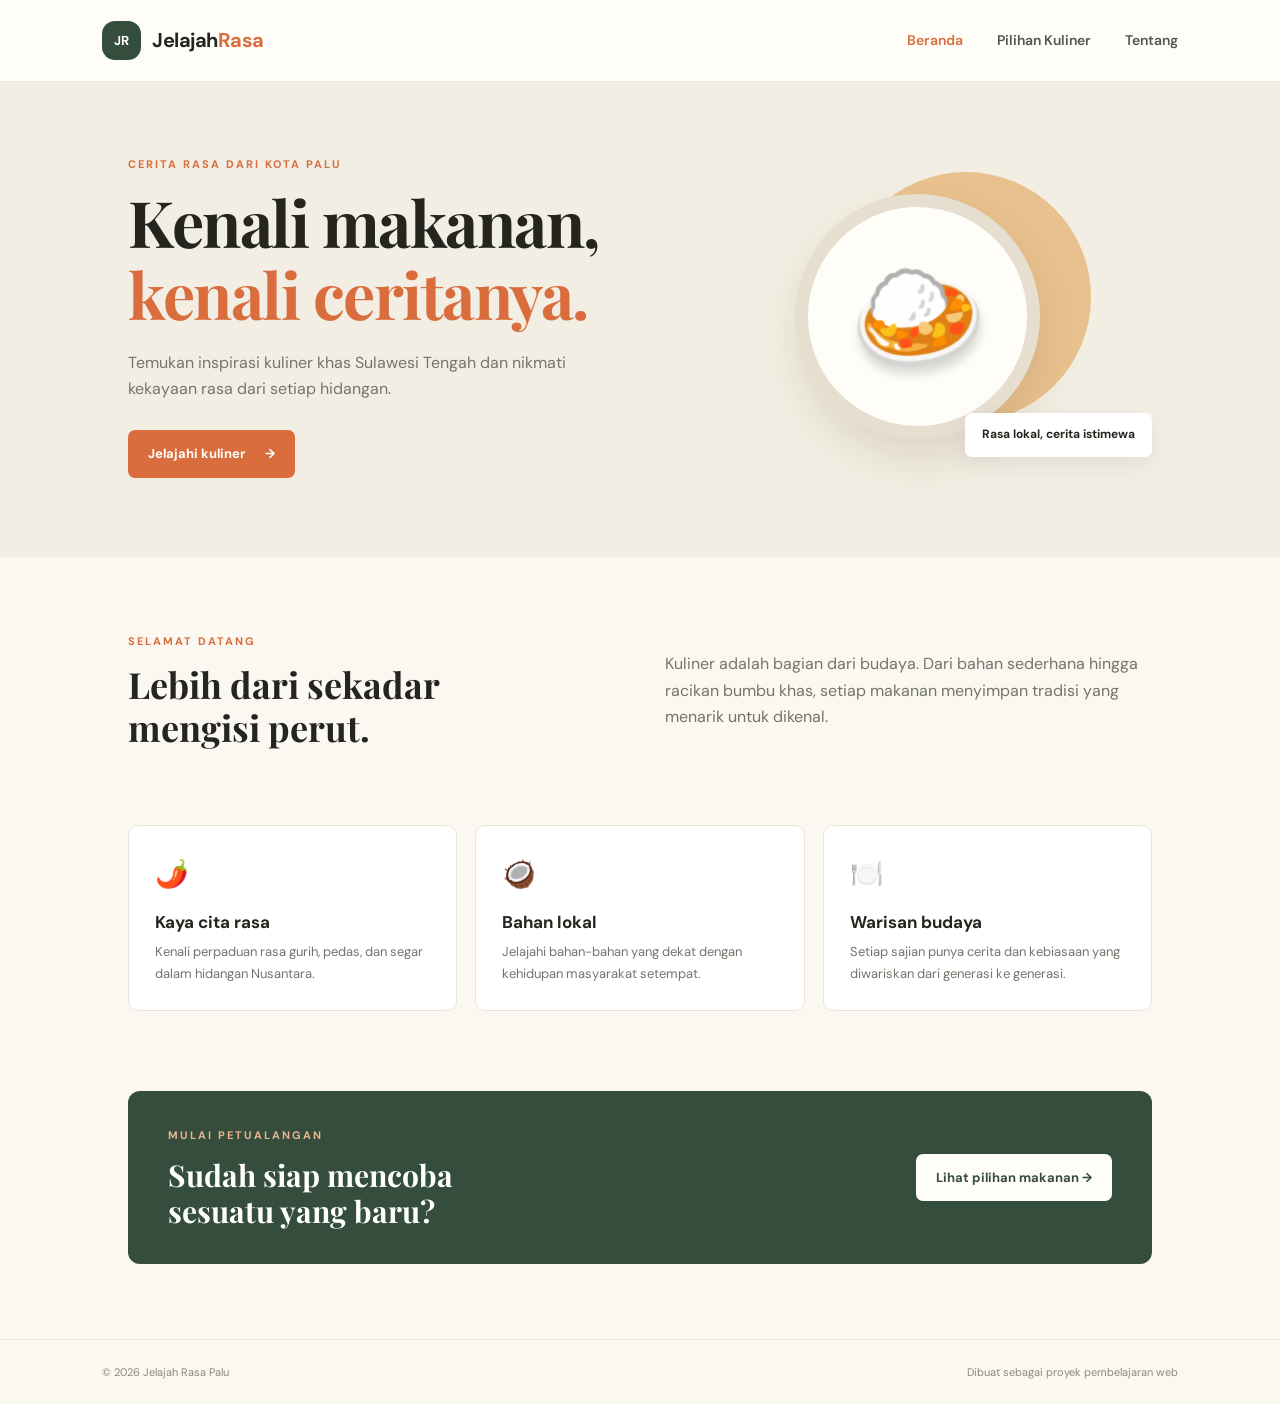
<file: index.html>
<!DOCTYPE html>
<html lang="id">
<head>
  <meta charset="UTF-8">
  <meta name="viewport" content="width=device-width, initial-scale=1.0">
  <title>Jelajah Rasa Palu | Beranda</title>
  <link rel="stylesheet" href="css/style.css">
  <script src="js/script.js" defer></script>
</head>
<body>
  <header class="site-header">
    <a class="brand" href="index.html"><span class="brand-mark">JR</span><span>Jelajah<span class="brand-accent">Rasa</span></span></a>
    <button class="menu-toggle" aria-label="Buka menu" aria-expanded="false">☰</button>
    <nav class="nav">
      <a class="active" href="index.html">Beranda</a>
      <a href="kuliner.html">Pilihan Kuliner</a>
      <a href="tentang.html">Tentang</a>
    </nav>
  </header>

  <main>
    <section class="hero">
      <div class="hero-copy">
        <p class="eyebrow">CERITA RASA DARI KOTA PALU</p>
        <h1>Kenali makanan,<br><span>kenali ceritanya.</span></h1>
        <p class="hero-desc">Temukan inspirasi kuliner khas Sulawesi Tengah dan nikmati kekayaan rasa dari setiap hidangan.</p>
        <a class="button" href="kuliner.html">Jelajahi kuliner <span>→</span></a>
      </div>
      <div class="hero-art" aria-label="Ilustrasi hidangan tradisional">
        <div class="sun"></div><div class="plate"><div class="food">🍛</div></div>
        <span class="floating-note">Rasa lokal, cerita istimewa</span>
      </div>
    </section>

    <section class="section intro">
      <div><p class="eyebrow">SELAMAT DATANG</p><h2>Lebih dari sekadar<br>mengisi perut.</h2></div>
      <p class="section-text">Kuliner adalah bagian dari budaya. Dari bahan sederhana hingga racikan bumbu khas, setiap makanan menyimpan tradisi yang menarik untuk dikenal.</p>
    </section>

    <section class="feature-grid">
      <article class="feature-card"><span class="feature-icon">🌶️</span><h3>Kaya cita rasa</h3><p>Kenali perpaduan rasa gurih, pedas, dan segar dalam hidangan Nusantara.</p></article>
      <article class="feature-card"><span class="feature-icon">🥥</span><h3>Bahan lokal</h3><p>Jelajahi bahan-bahan yang dekat dengan kehidupan masyarakat setempat.</p></article>
      <article class="feature-card"><span class="feature-icon">🍽️</span><h3>Warisan budaya</h3><p>Setiap sajian punya cerita dan kebiasaan yang diwariskan dari generasi ke generasi.</p></article>
    </section>
    <section class="callout"><div><p class="eyebrow">MULAI PETUALANGAN</p><h2>Sudah siap mencoba<br>sesuatu yang baru?</h2></div><a class="button button-light" href="kuliner.html">Lihat pilihan makanan →</a></section>
  </main>
  <footer><span>© 2026 Jelajah Rasa Palu</span><span>Dibuat sebagai proyek pembelajaran web</span></footer>
</body>
</html>
</file>
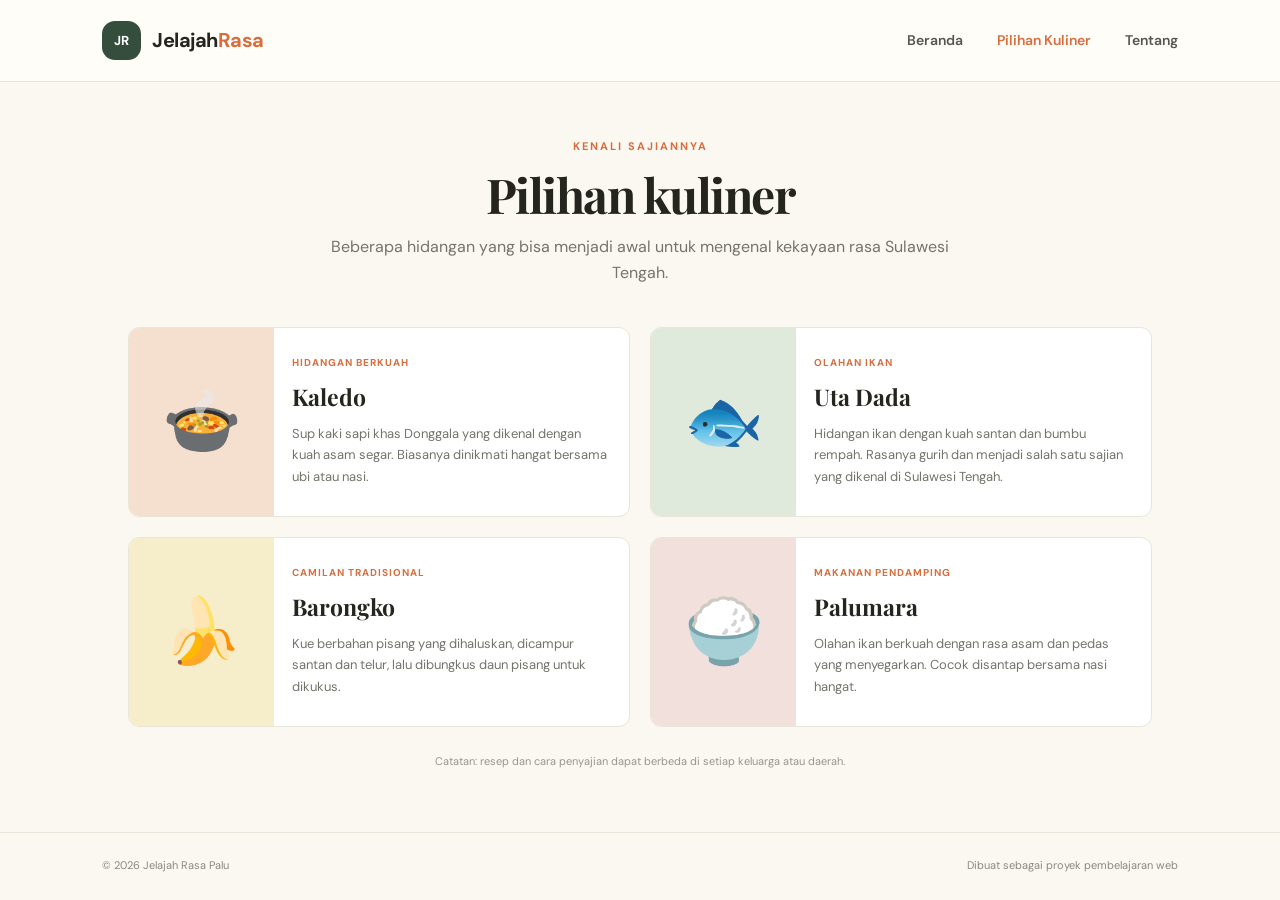
<file: kuliner.html>
<!DOCTYPE html>
<html lang="id">
<head>
  <meta charset="UTF-8">
  <meta name="viewport" content="width=device-width, initial-scale=1.0">
  <title>Jelajah Rasa Palu | Pilihan Kuliner</title>
  <link rel="stylesheet" href="css/style.css">
  <script src="js/script.js" defer></script>
</head>
<body>
  <header class="site-header">
    <a class="brand" href="index.html"><span class="brand-mark">JR</span><span>Jelajah<span class="brand-accent">Rasa</span></span></a>
    <button class="menu-toggle" aria-label="Buka menu" aria-expanded="false">☰</button>
    <nav class="nav"><a href="index.html">Beranda</a><a class="active" href="kuliner.html">Pilihan Kuliner</a><a href="tentang.html">Tentang</a></nav>
  </header>

  <main class="page-main">
    <section class="page-heading"><p class="eyebrow">KENALI SAJIANNYA</p><h1>Pilihan kuliner</h1><p>Beberapa hidangan yang bisa menjadi awal untuk mengenal kekayaan rasa Sulawesi Tengah.</p></section>
    <section class="food-grid">
      <article class="food-card"><div class="food-emoji orange">🍲</div><div class="food-content"><span class="tag">Hidangan berkuah</span><h2>Kaledo</h2><p>Sup kaki sapi khas Donggala yang dikenal dengan kuah asam segar. Biasanya dinikmati hangat bersama ubi atau nasi.</p></div></article>
      <article class="food-card"><div class="food-emoji green">🐟</div><div class="food-content"><span class="tag">Olahan ikan</span><h2>Uta Dada</h2><p>Hidangan ikan dengan kuah santan dan bumbu rempah. Rasanya gurih dan menjadi salah satu sajian yang dikenal di Sulawesi Tengah.</p></div></article>
      <article class="food-card"><div class="food-emoji yellow">🍌</div><div class="food-content"><span class="tag">Camilan tradisional</span><h2>Barongko</h2><p>Kue berbahan pisang yang dihaluskan, dicampur santan dan telur, lalu dibungkus daun pisang untuk dikukus.</p></div></article>
      <article class="food-card"><div class="food-emoji pink">🍚</div><div class="food-content"><span class="tag">Makanan pendamping</span><h2>Palumara</h2><p>Olahan ikan berkuah dengan rasa asam dan pedas yang menyegarkan. Cocok disantap bersama nasi hangat.</p></div></article>
    </section>
    <p class="small-note">Catatan: resep dan cara penyajian dapat berbeda di setiap keluarga atau daerah.</p>
  </main>
  <footer><span>© 2026 Jelajah Rasa Palu</span><span>Dibuat sebagai proyek pembelajaran web</span></footer>
</body>
</html>
</file>
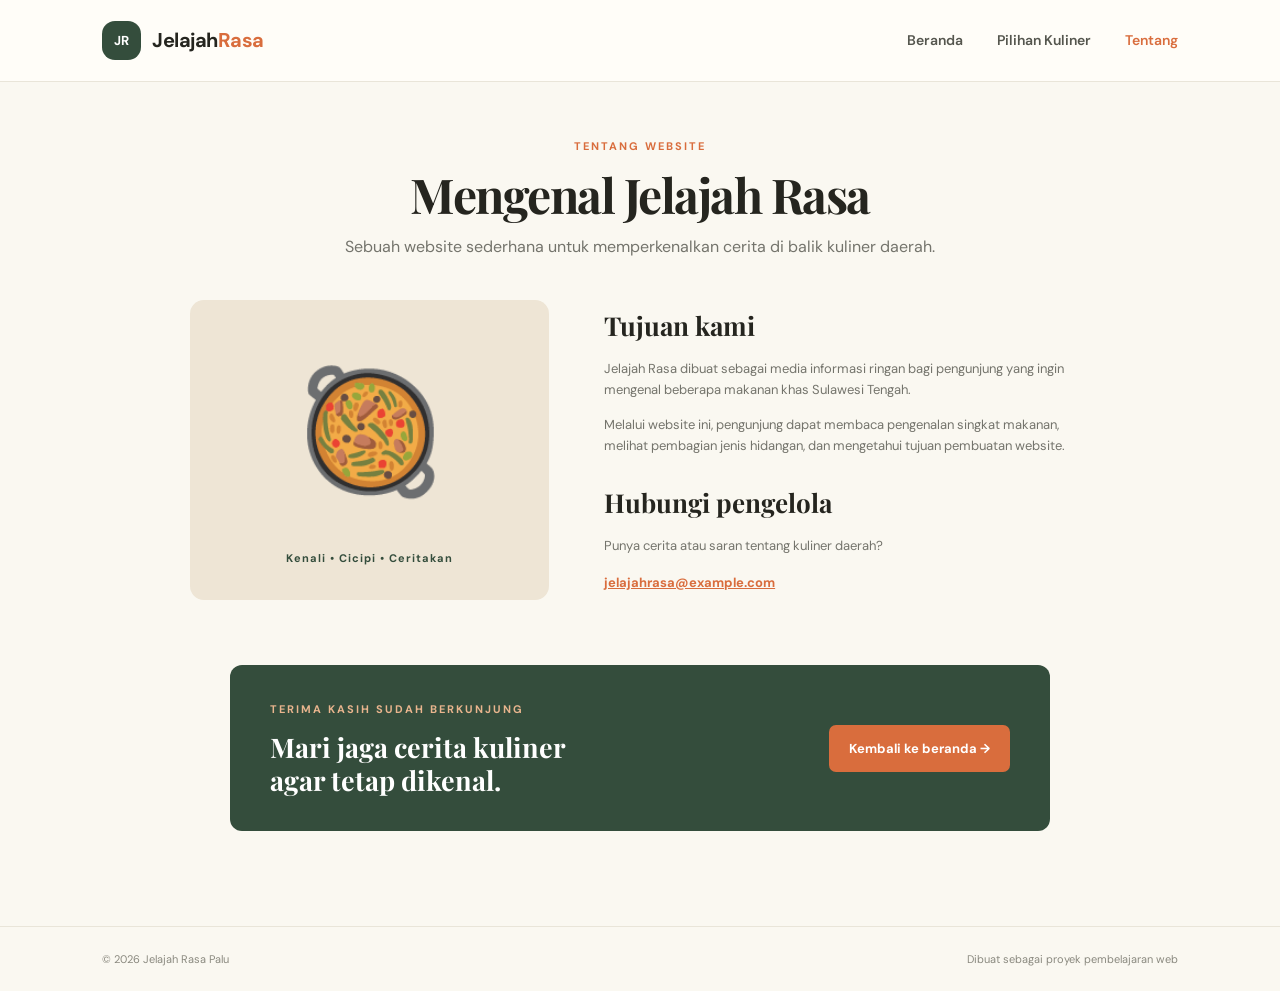
<file: tentang.html>
<!DOCTYPE html>
<html lang="id">
<head>
  <meta charset="UTF-8">
  <meta name="viewport" content="width=device-width, initial-scale=1.0">
  <title>Jelajah Rasa Palu | Tentang</title>
  <link rel="stylesheet" href="css/style.css">
  <script src="js/script.js" defer></script>
</head>
<body>
  <header class="site-header">
    <a class="brand" href="index.html"><span class="brand-mark">JR</span><span>Jelajah<span class="brand-accent">Rasa</span></span></a>
    <button class="menu-toggle" aria-label="Buka menu" aria-expanded="false">☰</button>
    <nav class="nav"><a href="index.html">Beranda</a><a href="kuliner.html">Pilihan Kuliner</a><a class="active" href="tentang.html">Tentang</a></nav>
  </header>

  <main class="page-main">
    <section class="page-heading"><p class="eyebrow">TENTANG WEBSITE</p><h1>Mengenal Jelajah Rasa</h1><p>Sebuah website sederhana untuk memperkenalkan cerita di balik kuliner daerah.</p></section>
    <section class="about-layout">
      <div class="about-art"><span>🥘</span><small>Kenali • Cicipi • Ceritakan</small></div>
      <div class="about-copy"><h2>Tujuan kami</h2><p>Jelajah Rasa dibuat sebagai media informasi ringan bagi pengunjung yang ingin mengenal beberapa makanan khas Sulawesi Tengah.</p><p>Melalui website ini, pengunjung dapat membaca pengenalan singkat makanan, melihat pembagian jenis hidangan, dan mengetahui tujuan pembuatan website.</p><h2 class="contact-title">Hubungi pengelola</h2><p>Punya cerita atau saran tentang kuliner daerah?</p><a class="email-link" href="mailto:jelajahrasa@example.com">jelajahrasa@example.com</a></div>
    </section>
    <section class="contact-panel"><div><p class="eyebrow">TERIMA KASIH SUDAH BERKUNJUNG</p><h2>Mari jaga cerita kuliner<br>agar tetap dikenal.</h2></div><a class="button" href="index.html">Kembali ke beranda →</a></section>
  </main>
  <footer><span>© 2026 Jelajah Rasa Palu</span><span>Dibuat sebagai proyek pembelajaran web</span></footer>
</body>
</html>
</file>
<file: css/style.css>
@import url('https://fonts.googleapis.com/css2?family=DM+Sans:wght@400;500;600;700&family=Playfair+Display:wght@600;700;800&display=swap');
:root{--ink:#25251f;--muted:#74746c;--cream:#faf8f1;--orange:#d96d3d;--green:#344d3c;--line:#e9e5d9}
*{box-sizing:border-box}body{margin:0;background:var(--cream);color:var(--ink);font-family:'DM Sans',Arial,sans-serif;line-height:1.65}.site-header{height:82px;padding:0 8%;display:flex;align-items:center;justify-content:space-between;background:#fffdf8;border-bottom:1px solid var(--line);position:relative;z-index:2}.brand{display:flex;align-items:center;gap:11px;text-decoration:none;color:var(--ink);font-weight:700;font-size:20px;letter-spacing:-.5px}.brand-mark{display:grid;place-items:center;width:39px;height:39px;border-radius:13px;background:var(--green);color:white;font-size:13px;letter-spacing:0}.brand-accent{color:var(--orange)}.nav{display:flex;gap:34px}.nav a{color:#55564e;text-decoration:none;font-size:14px;font-weight:600}.nav a:hover,.nav a.active{color:var(--orange)}.menu-toggle{display:none;border:0;background:none;font-size:25px}.hero{padding:72px 10% 78px;display:grid;grid-template-columns:1.05fr .95fr;align-items:center;gap:35px;background:#f2eee3;min-height:475px}.eyebrow{font-size:11px;font-weight:700;letter-spacing:2px;color:var(--orange);margin:0 0 13px}.hero h1,.page-heading h1{font-family:'Playfair Display',Georgia,serif;font-size:clamp(42px,5vw,65px);line-height:1.12;letter-spacing:-1.5px;margin:0 0 20px}.hero h1 span{color:var(--orange)}.hero-desc{max-width:440px;color:var(--muted);margin-bottom:28px}.button{display:inline-flex;align-items:center;gap:20px;padding:13px 20px;background:var(--orange);color:white;text-decoration:none;border-radius:7px;font-size:13px;font-weight:700;transition:.2s}.button:hover{background:#bd5730;transform:translateY(-2px)}.hero-art{height:315px;position:relative;display:grid;place-items:center}.sun{position:absolute;width:250px;height:250px;border-radius:50%;background:#e9c18e;right:13%;top:4%}.plate{position:relative;width:245px;height:245px;border-radius:50%;background:#fffdf8;border:13px solid #e6dfd0;box-shadow:0 20px 40px #8e765533;display:grid;place-items:center;transform:rotate(-9deg)}.food{font-size:112px;filter:drop-shadow(0 8px 4px #0002)}.floating-note{position:absolute;bottom:17px;right:0;background:white;padding:12px 17px;border-radius:7px;box-shadow:0 8px 24px #0001;font-size:12px;font-weight:700}.section{padding:75px 10%;display:grid;grid-template-columns:1fr 1fr;gap:50px;align-items:center}.section h2,.callout h2,.contact-panel h2{font-family:'Playfair Display',Georgia,serif;font-size:36px;line-height:1.2;margin:0}.section-text{color:var(--muted);max-width:490px}.feature-grid{padding:0 10% 80px;display:grid;grid-template-columns:repeat(3,1fr);gap:18px}.feature-card{padding:26px;background:white;border:1px solid var(--line);border-radius:10px}.feature-icon{font-size:27px}.feature-card h3{margin:12px 0 5px;font-size:17px}.feature-card p,.food-content p,.about-copy p{font-size:13px;color:var(--muted);margin:0}.callout,.contact-panel{margin:0 10% 75px;padding:35px 40px;background:var(--green);border-radius:12px;color:white;display:flex;align-items:center;justify-content:space-between;gap:25px}.callout .eyebrow,.contact-panel .eyebrow{color:#e9b58e}.callout h2,.contact-panel h2{font-size:30px}.button-light{background:#fffdf8;color:var(--green)}footer{padding:23px 8%;border-top:1px solid var(--line);display:flex;justify-content:space-between;color:#8a897f;font-size:11px}.page-main{min-height:calc(100vh - 150px);padding:55px 10% 20px}.page-heading{text-align:center;max-width:650px;margin:0 auto 40px}.page-heading h1{font-size:48px;margin-bottom:12px}.page-heading>p:last-child{color:var(--muted);margin:0}.food-grid{display:grid;grid-template-columns:repeat(2,1fr);gap:20px}.food-card{background:white;border:1px solid var(--line);border-radius:11px;overflow:hidden;display:grid;grid-template-columns:145px 1fr;min-height:190px}.food-emoji{display:grid;place-items:center;font-size:64px}.orange{background:#f5dfcf}.green{background:#dfe9dc}.yellow{background:#f6edcb}.pink{background:#f2e0dc}.food-content{padding:20px 18px}.tag{font-size:10px;color:var(--orange);font-weight:700;text-transform:uppercase;letter-spacing:1px}.food-content h2{font-family:'Playfair Display',Georgia,serif;font-size:23px;margin:4px 0 7px}.small-note{text-align:center;color:#99958a;font-size:11px;margin:25px 0 35px}.about-layout{display:grid;grid-template-columns:.85fr 1.15fr;gap:55px;align-items:center;max-width:900px;margin:0 auto 65px}.about-art{min-height:300px;background:#eee5d5;border-radius:14px;display:flex;flex-direction:column;align-items:center;justify-content:center;gap:18px}.about-art span{font-size:120px}.about-art small{font-size:11px;letter-spacing:1px;color:var(--green);font-weight:700}.about-copy h2{font-family:'Playfair Display',Georgia,serif;font-size:26px;margin:0 0 10px}.about-copy p{margin-bottom:13px}.contact-title{margin-top:25px!important}.email-link{color:var(--orange);font-size:13px;font-weight:700}.contact-panel{margin-top:20px}.contact-panel h2{font-size:27px}@media(max-width:760px){.site-header{height:70px;padding:0 6%}.menu-toggle{display:block;color:var(--ink)}.nav{display:none;position:absolute;top:69px;left:0;right:0;background:white;padding:18px 6%;flex-direction:column;gap:15px;border-bottom:1px solid var(--line)}.nav.open{display:flex}.hero{padding:55px 7%;grid-template-columns:1fr;text-align:center;gap:5px}.hero-desc{margin-left:auto;margin-right:auto}.hero-art{height:260px}.sun{width:205px;height:205px;right:calc(50% - 120px)}.plate{width:200px;height:200px}.food{font-size:90px}.floating-note{right:3%;bottom:0}.section{padding:55px 7%;grid-template-columns:1fr;gap:15px}.section h2{font-size:31px}.feature-grid{padding:0 7% 55px;grid-template-columns:1fr}.callout,.contact-panel{margin:0 7% 55px;padding:27px;align-items:flex-start;flex-direction:column}.callout h2,.contact-panel h2{font-size:27px}footer{padding:20px 6%;gap:10px;flex-direction:column}.page-main{padding:45px 6% 10px}.page-heading h1{font-size:39px}.food-grid{grid-template-columns:1fr}.food-card{grid-template-columns:115px 1fr}.food-emoji{font-size:49px}.food-content{padding:16px 13px}.about-layout{grid-template-columns:1fr;gap:28px}.about-art{min-height:230px}.about-art span{font-size:95px}}
</file>
